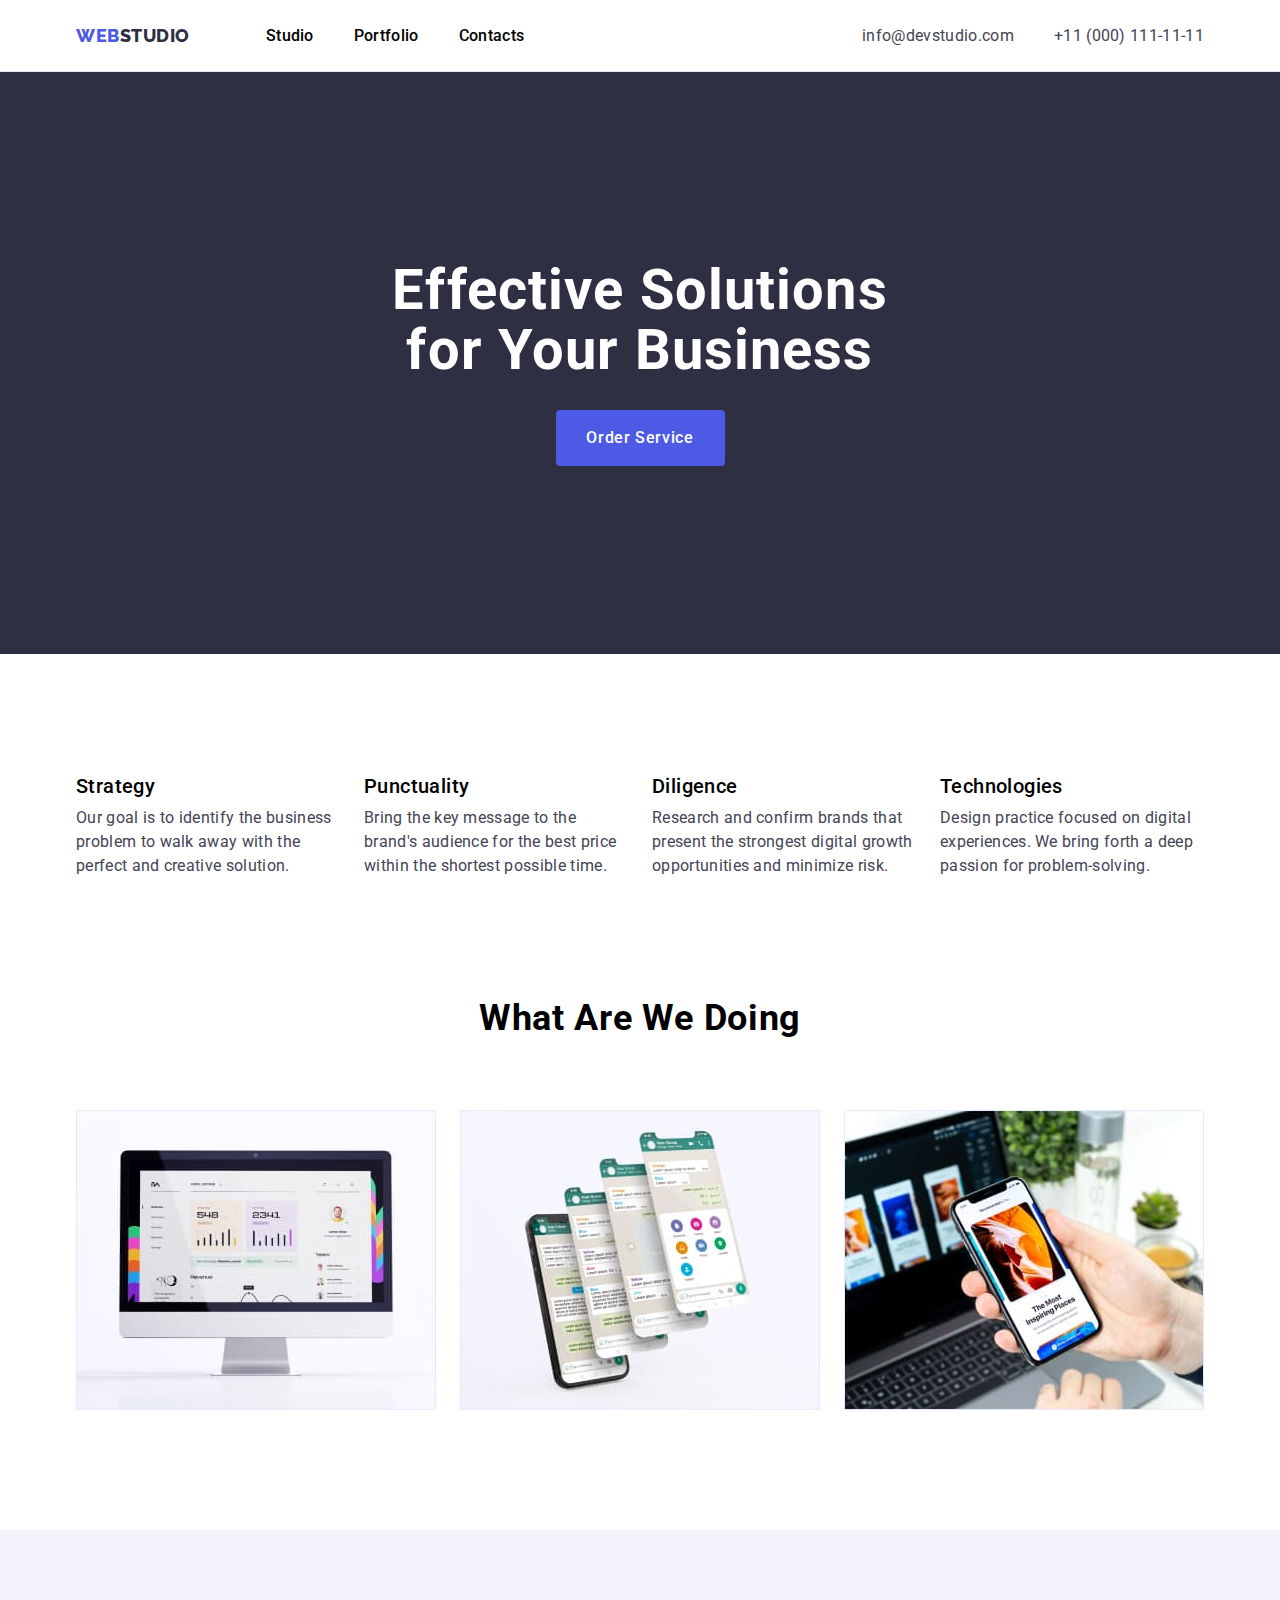
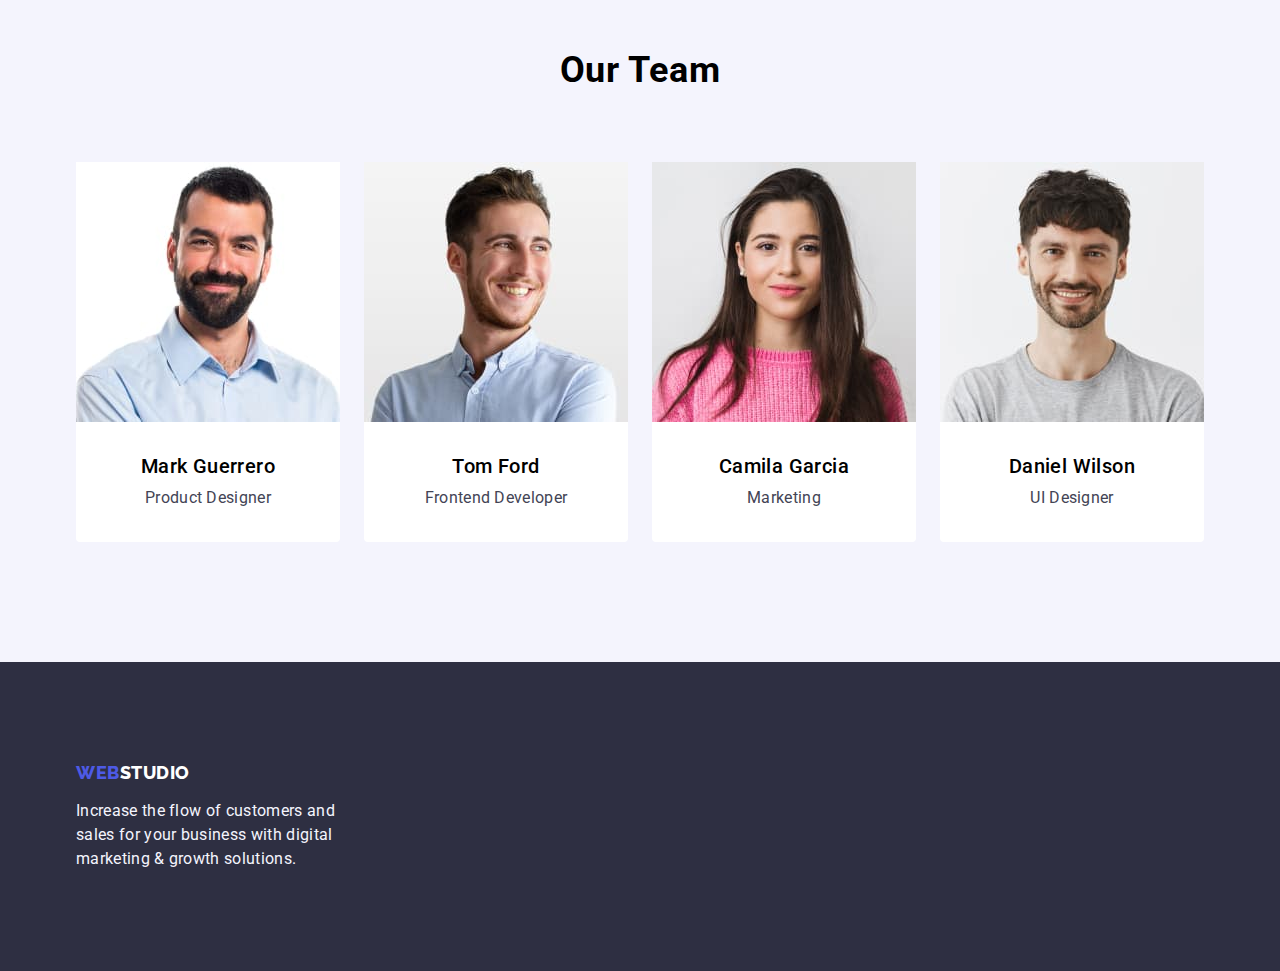
<file: index.html>
<!DOCTYPE html>
<html lang="en">
  <head>
    <meta charset="UTF-8" />
    <meta http-equiv="X-UA-Compatible" content="IE=edge" />
    <meta name="viewport" content="width=device-width, initial-scale=1.0" />
    <title>Studio</title>

    <link
      href="https://fonts.googleapis.com/css2?family=Raleway:wght@800&family=Roboto:wght@400;500;700&display=swap" 
      rel="stylesheet"
    />
    <link
      rel="stylesheet"
      href="https://cdnjs.cloudflare.com/ajax/libs/modern-normalize/1.1.0/modern-normalize.min.css"
    />
    <link rel="stylesheet" href="./css/styles.css" />
  </head>
  <body>
    <header class="page-header">
      <div class="container-header container">
        <nav class="navigation">
          <a href="./index.html" class="site-logo"><span class="logo-part">WEB</span>STUDIO</a>
          <ul class="ul-nav">
            <li><a href="./index.html" class="site-nav">Studio</a></li>
            <li><a href="./portfolio.html" class="site-nav">Portfolio</a></li>
            <li><a href="" class="site-nav">Contacts</a></li>
          </ul>
        </nav>
        <address>
          <ul class="ul-cont">
            <li>
              <a href="mailto:info@devstudio.com" class="contacts">info@devstudio.com</a>
            </li>
            <li>
              <a href="tel:+380961111111" class="contacts">+11 (000) 111-11-11</a>
            </li>
          </ul>
        </address>
      </div>
    </header>
    <main>
      <section class="hero section">
        <div class="container">
          <h1 class="hero-title">Effective Solutions <br> for Your Business</h1>
          <button type="button" class="button">Order Service</button>
        </div>
      </section>
      <section class="features section">
        <div class="container">
          <h2 class="visually-hidden">Features</h2>
          <ul class="features-ul">
            <li class="feat-ul">
              <h3 class="features-title">Strategy</h3>
              <p class="features-text">
                Our goal is to identify the business problem to walk away with the perfect and
                creative solution.
              </p>
            </li>
            <li class="feat-ul">
              <h3 class="features-title">Punctuality</h3>
              <p class="features-text">
                Bring the key message to the brand's audience for the best price within the shortest
                possible time.
              </p>
            </li>
            <li class="feat-ul">
              <h3 class="features-title">Diligence</h3>
              <p class="features-text">
                Research and confirm brands that present the strongest digital growth opportunities
                and minimize risk.
              </p>
            </li>
            <li class="feat-ul">
              <h3 class="features-title">Technologies</h3>
              <p class="features-text">
                Design practice focused on digital experiences. We bring forth a deep passion for
                problem-solving.
              </p>
            </li>
          </ul>
        </div>
      </section>
      <section class="work section">
        <div class="container">
          <h2 class="work-title">What Are We Doing</h2>
          <ul class="works">
            <li class="work-ul">
              <img src="img/i1.jpg" alt="imac" width="360" height="300" />
            </li>
            <li class="work-ul">
              <img src="img/i2.jpg" alt="iphone" width="360" height="300" />
            </li>
            <li class="work-ul">
              <img src="img/i3.jpg" alt="macbook" width="360" height="300" />
            </li>
          </ul>
        </div>
      </section>
      <section class="team section">
        <div class="container">
          <h2 class="team-title">Our Team</h2>
          <ul class="team-participant">
            <li class="team-ul">
              <img src="img/t1.jpg" alt="Mark" width="264" height="260" />
              <div class="team-div">
                <h3 class="team-name">Mark Guerrero</h3>
                <p class="team-post">Product Designer</p>
              </div>
            </li>
            <li class="team-ul">
              <img src="img/t2.jpg" alt="Tom" width="264" height="260" />
              <div class="team-div">
                <h3 class="team-name">Tom Ford</h3>
                <p class="team-post">Frontend Developer</p>
              </div>
            </li>
            <li class="team-ul">
              <img src="img/t3.jpg" alt="Camila" width="264" height="260" />
              <div class="team-div">
                <h3 class="team-name">Camila Garcia</h3>
                <p class="team-post">Marketing</p>
              </div>
            </li>
            <li class="team-ul">
              <img src="img/t4.jpg" alt="Daniel" width="264" height="260" />
              <div class="team-div">
                <h3 class="team-name">Daniel Wilson</h3>
                <p class="team-post">UI Designer</p>
              </div>
            </li>
          </ul>
        </div>
      </section>
    </main>
    <footer class="footer">
      <div class="container">
        <a href="./index.html" class="site-logo"
          ><span class="logo-part">WEB</span><span class="logo-white">STUDIO</span></a
        >

        <p class="footer-text">
          Increase the flow of customers and sales for your business with digital marketing & growth
          solutions.
        </p>
      </div>
    </footer>
  </body>
</html>
</file>
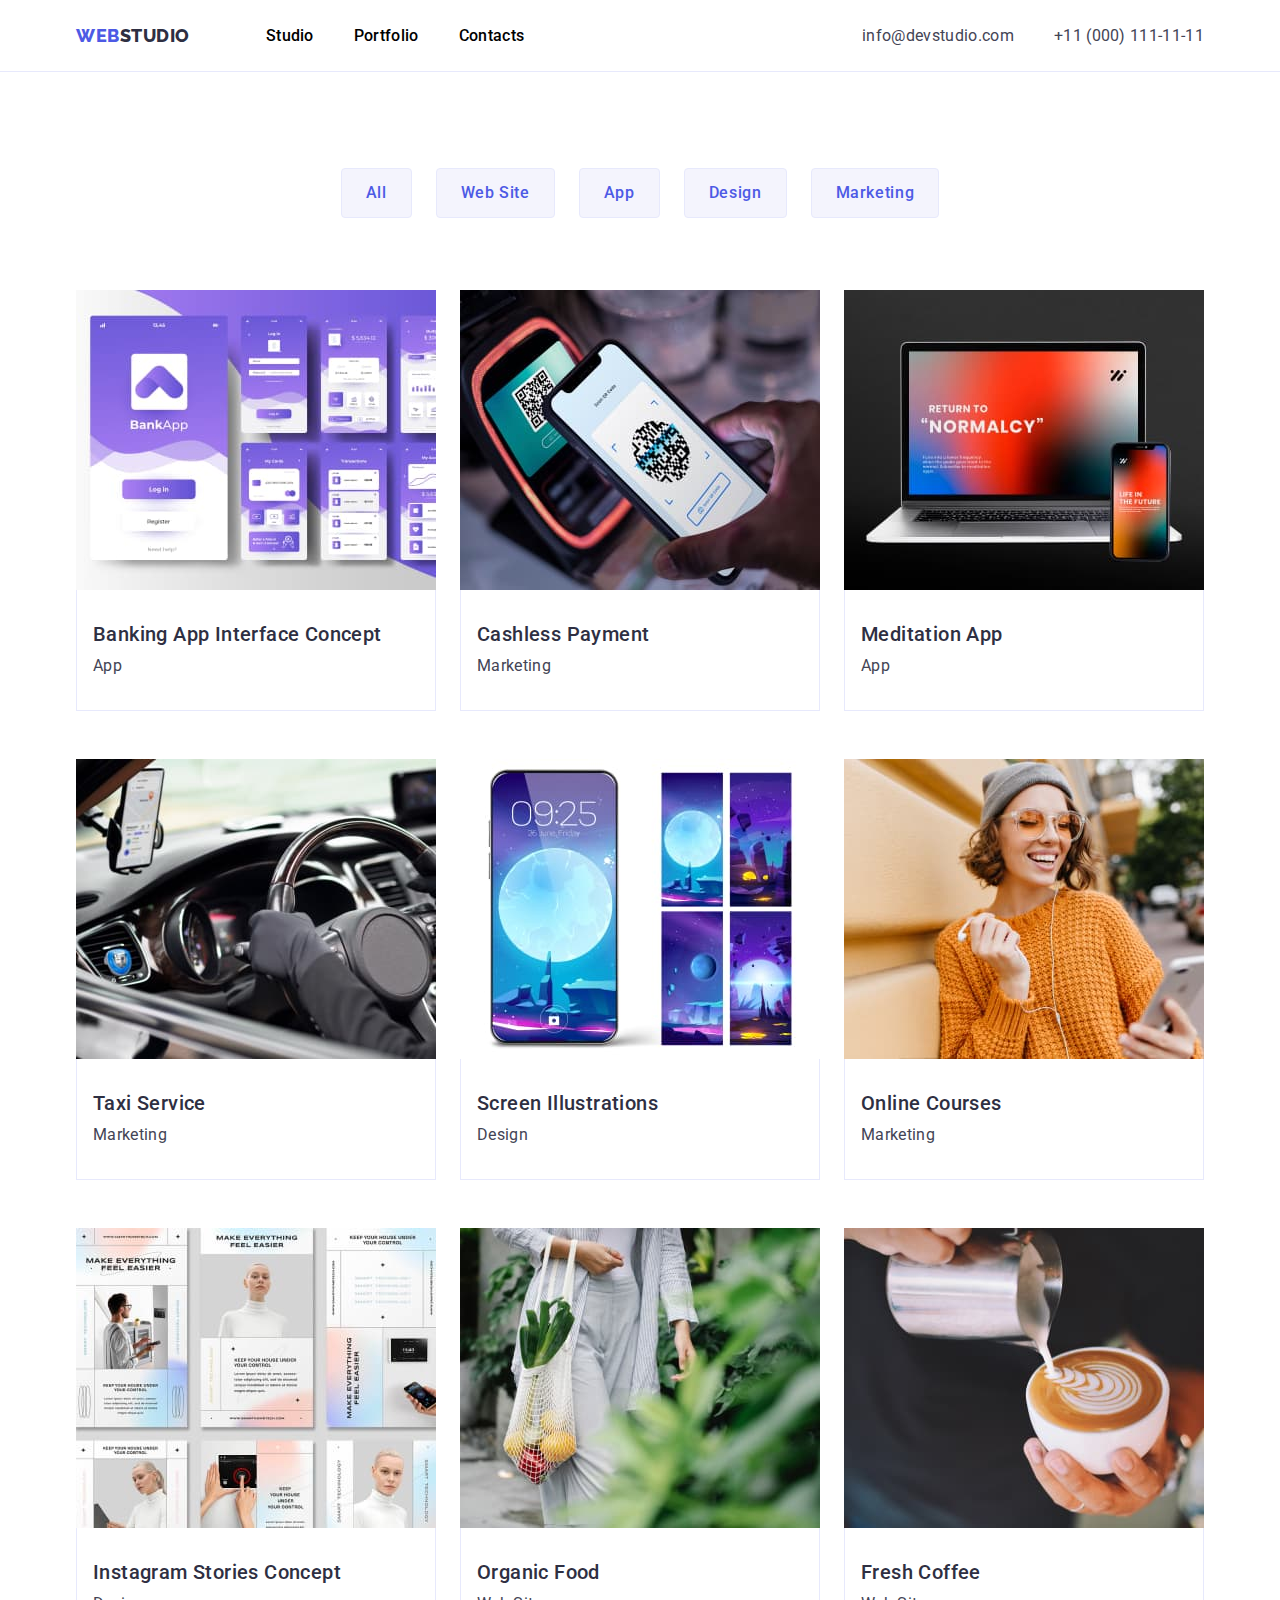
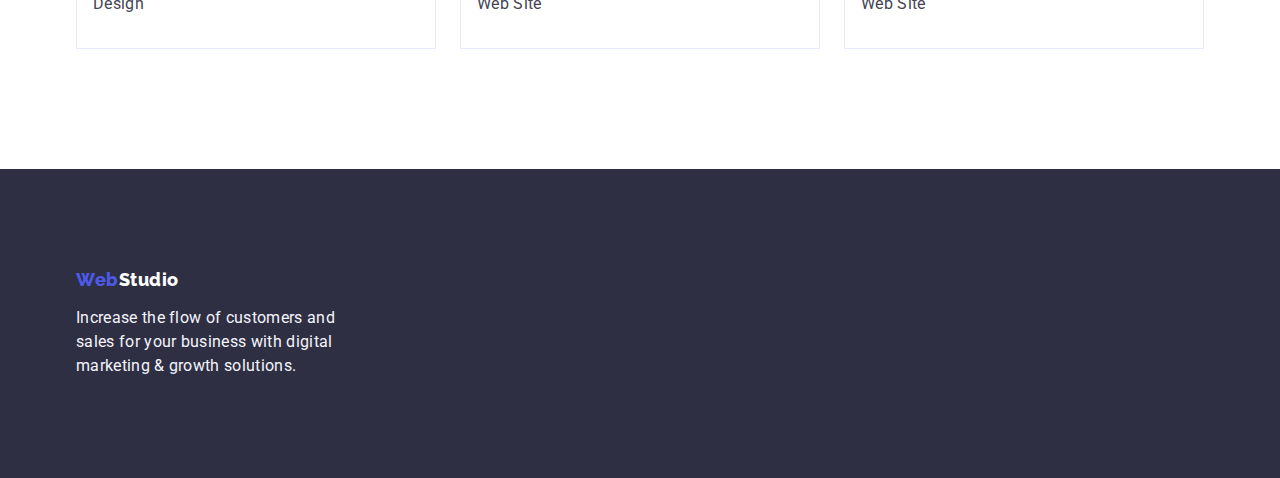
<file: portfolio.html>
<!DOCTYPE html>
<html lang="en">
  <head>
    <meta charset="UTF-8" />
    <meta http-equiv="X-UA-Compatible" content="IE=edge" />
    <meta name="viewport" content="width=device-width, initial-scale=1.0" />
    <title>Portfolio</title>

    <link
    href="https://fonts.googleapis.com/css2?family=Raleway:wght@800&family=Roboto:wght@400;500;700&display=swap" 
    rel="stylesheet"
    />
    <link
      rel="stylesheet"
      href="https://cdnjs.cloudflare.com/ajax/libs/modern-normalize/1.1.0/modern-normalize.min.css"
    />
    <link rel="stylesheet" href="./css/styles.css" />
  </head>
  <body>
    <header class="page-header">
      <div class="container-header container">
        <nav class="navigation">
          <a href="./index.html" class="site-logo"><span class="logo-part">WEB</span>STUDIO</a>
          <ul class="ul-nav">
            <li><a href="./index.html" class="site-nav">Studio</a></li>
            <li><a href="./portfolio.html" class="site-nav">Portfolio</a></li>
            <li><a href="" class="site-nav">Contacts</a></li>
          </ul>
        </nav>
        <address>
        <ul class="ul-cont">
          <li>
            <a href="mailto:info@devstudio.com" class="contacts">info@devstudio.com</a>
          </li>
          <li>
            <a href="tel:+380961111111" class="contacts">+11 (000) 111-11-11</a>
          </li>
        </ul>
      </address>
      </div>
    </header>
    <main>
      <section class="examp">
      <div class="example-buttons container">
        <h1 class="visually-hidden">Buttons</h1>  
        <ul class="portfolio-buttons">
              <li class="item"><button type="button" class="example-button">All</button></li>
              <li class="item"><button type="button" class="example-button">Web Site</button></li>
              <li class="item"><button type="button" class="example-button">App</button></li>
              <li class="item"><button type="button" class="example-button">Design</button></li>
              <li class="item"><button type="button" class="example-button">Marketing</button></li>
          </ul>
          <ul class="portfolio-example">
              <li class="item">
                <a href=""><img src="./img/p1.jpg" alt="Phone App" width="360" height="300" />
                  <div class="box-example">
                    <h2 class="example-title">Banking App Interface Concept</h2>
                  <p class="example-text">App</p>
                  </div></a>
                </li>
              <li class="item">
                <a href=""><img src="./img/p2.jpg" alt="CashlessPayment" width="360" height="300" />
                  <div class="box-example">
                  <h2 class="example-title">Cashless Payment</h2>
                  <p class="example-text">Marketing</p>
                </div>
              </a>
                </li>
              <li class="item">
                <a href=""><img src="./img/p3.jpg" alt="MacBook and Iphone" width="360" height="300" />
                  <div class="box-example">
                  <h2 class="example-title">Meditation App</h2>
                  <p class="example-text">App</p>
                </div>
              </a>
              </li>
              <li class="item">
                <a href=""><img src="./img/p4.jpg" alt="Taxi" width="360" height="300" />
                  <div class="box-example">
                  <h2 class="example-title">Taxi Service</h2>
                  <p class="example-text">Marketing</p>
                </div>
              </a>
              </li>
              <li class="item">
                <a href=""><img src="./img/p5.jpg" alt="Phone Screen Illustrations" width="360" height="300" />
                  <div class="box-example">
                  <h2 class="example-title">Screen Illustrations</h2>
                  <p class="example-text">Design</p>
                </div></a>
              </li>
              <li class="item">
                <a href=""><img src="./img/p6.jpg" alt="Girl in orange" width="360" height="300" />
                  <div class="box-example">
                  <h2 class="example-title">Online Courses</h2>
                  <p class="example-text">Marketing</p>
                </div>
              </a>
              </li>
              <li class="item">
                <a href=""><img src="./img/p7.jpg" alt="Instagram Stories Concept" width="360" height="300" />
                  <div class="box-example">
                  <h2 class="example-title">Instagram Stories Concept</h2>
                  <p class="example-text">Design</p>
                </div></a>
              </li>
              <li class="item">
                <a href=""><img src="./img/p8.jpg" alt="Food" width="360" height="300" />
                  <div class="box-example">
                  <h2 class="example-title">Organic Food</h2>
                  <p class="example-text">Web Site</p>
                </div>
              </a>
              </li>
              <li class="item">
                <a href=""><img src="./img/p9.jpg" alt="Coffee" width="360" height="300" />
                  <div class="box-example">
                  <h2 class="example-title">Fresh Coffee</h2>
                  <p class="example-text">Web Site</p>
                </div>
              </a>
              </li>
            </ul>
          </div>
      </section>
    </main>
    <footer class="footer">
      <div class="container">
        <a href="./index.html" class="site-logo"
        ><span class="logo-part">Web</span><span class="logo-white">Studio</span></a
      >
      
        
          <p class="footer-text" >Increase the flow of customers and sales for your business with digital marketing & growth solutions.</p>
        
       
      </div>
      </footer>
  </body>
</html>
</file>
<file: css/styles.css>
:root {
  --text: #434455;
  --primary-brand: #4D5AE5;
  --pressed-state: #404BBF;
  --white: #ffffff;
  --light: #F4F4FD;
  --dark: #2E2F42;
  --border-color: #E7E9FC;
  --success: #31D0AA;
}
html {
  box-sizing: border-box;
}
*,
*::after,
*::before {
  box-sizing: inherit;
}
img {
  display: block;
  max-width: 100%;
}
body {
  color: var(--title-text-color);
  font-family: Roboto;
}
ul {
  list-style: none;
  padding: 0;
  margin: 0;
}
h3 {
  margin: 0;
}
h2 {
  margin: 0;
}
p {
  margin: 0;
}
header {
  background-color: var(--white);
  display: flex;
  border-bottom: 1px solid var(--border-color);
  height: 72px;
}
.page-header{
  border-bottom: 1px solid #e7e9fc
}
.section {
  padding-top: 94px;
  padding-bottom: 94px;
}
.container-header {
  margin-left: auto;
  margin-right: auto;
  width: 1200px;
  padding-left: 15px;
  padding-right: 15px;
  padding-top: 24px;
  padding-bottom: 25px;
  display: flex;
  align-items: center;
  justify-content: space-between;
}
.navigation {
  display: flex;
  align-items: center;
}
.site-logo {
  color: var(--dark);
  font-family: Raleway;
  font-weight: 800;
  font-size: 18px;
  line-height: 21px;
  letter-spacing: 0.03em;
  text-decoration: none;
  margin-right: 76px;
}
.logo-part {
  color: var(--primary-brand);
}
.site-nav {
  color: var(--title-text-color);
  font-family: Roboto;
  font-weight: 500;
  font-size: 16px;
  line-height: 24px;
  letter-spacing: 0.02em;
  text-decoration: none;
  padding: 24px 0;

}
.site-nav:hover,
.site-nav:focus {
  color: var(--pressed-state);
}
.ul-nav {
  display: flex;
  margin: 0;
  padding: 0;
  margin-left: 0;
  gap: 40px;
}



.ul-cont {
  display: flex;
  margin: 0;
  padding: 0;
  margin-left: auto;
  gap: 40px;
}

.contacts {
  color: var(--text);
  font-weight: 400;
  font-size: 16px;
  line-height: 24px;
  letter-spacing: 0.02em;
  text-decoration: none;
}
.contacts:hover,
.contacts:focus {
  color: var(--pressed-state);
}
address {
  display: flex;
  font-style: normal;
}
main {
  text-align: center;
  
}
.hero {
  background-color: var(--dark);
  text-align: center;
  padding: 188px 0
}
.container {
  width: 1158px;
  padding: 0 15px;
  margin-left: auto;
  margin-right: auto;
}
.hero-title {
  color: var(--white);
  font-weight: 700;
  font-size: 56px;
  line-height: 60px;
  letter-spacing: 0.02em;
  margin: 0 auto 30px;
  max-width: 496px;

}
.button {
  background-color: #4D5AE5;
  cursor: pointer;
  color: var(--white);
  font-weight: 500;
  font-size: 16px;
  line-height: 24px;
  letter-spacing: 0.04em;
  border: 0;
  border-radius: 4px;
  padding: 10px 24px;
  text-align: center;
  display: block;
  min-width: 169px;
  height: 56px;
  margin: 0 auto;
}
.button:hover,
.button:focus {
  background-color: var(--primary-brand);
}

.features {
  padding: 120px 0
}
.visually-hidden {
  position: absolute;
  width: 1px;
  height: 1px;
  margin: -1px;
  border: 0;
  padding: 0;
  white-space: nowrap;
  clip-path: inset(100%);
  clip: rect(0 0 0 0);
  overflow: hidden;
}
.features-title {
  color: var(--title-text-color);
  font-weight: 500;
  font-size: 20px;
  line-height: 24px;
  letter-spacing: 0.02em;
  text-align: left;
  margin-bottom: 8px;
}
.features-ul {
  display: flex;
  padding: 0;
  margin: 0;
  gap: 24px;
}
.features .feat-ul {
width: calc((100% - 72px) / 4);
}

  
.features-text {
  color: var(--text);
  font-weight: 400;
  font-size: 16px;
  line-height: 24px;
  letter-spacing: 0.02em;
  text-align: left;
}
.work {
  margin: 0;
  padding-top: 0;
  padding-bottom: 120px;
}
.work-title {
  font-weight: 700;
  font-size: 36px;
  line-height: 40px;
  text-align: center;
  letter-spacing: 0.02em;
  margin-bottom: 72px;
  margin-top: 0;
}
.works {
  display: flex;
  padding: 0;
  margin: 0;
  gap: 24px;
}
.works .work-ul {
  width: calc((100% - 48px) / 3);
}
.team {
  background-color: var(--light);
  padding: 120px 0; 
}
.team-title {
  font-weight: 700;
  font-size: 36px;
  line-height: 40px;
  text-align: center;
  letter-spacing: 0.02em;
  margin-top: 0;
  margin-bottom: 72px;
  
}
.team-participant {
  margin: auto;
  display: flex;
  padding: 0;
  gap: 24px;
}

.team-div {
  padding: 32px 16px;
}
.team-ul {
  border-bottom-left-radius: 4px;
  border-bottom-right-radius: 4px;
  background-color: var(--white);
  width: calc((100% - 72px) / 4);
  }
.team-name {
  font-weight: 500;
  font-size: 20px;
  line-height: 24px;
  letter-spacing: 0.02em;
  margin-bottom: 8px;
}
.team-post {
  color: var(--text);
  font-size: 16px;
  line-height: 24px;
  letter-spacing: 0.02em;
  margin: 0;
}
footer {
  background-color: var(--dark);
  align-items: flex-start;
  padding: 100px 0;
}
footer .site-logo {
  margin-bottom: 16px;
  display: inline-block;
  margin-right: 0;
}
.logo-white {
  color: var(--white);
}
.container-address {
  margin-top: 28px;
}
.footer-text {
  max-width: 264px;
  color: var(--light);
  font-size: 16px;
  line-height: 24px;
  letter-spacing: 0.02em;
}
.footer-item {
  margin-top: 12px;
  font-style: normal;
}



/* portfolio */



.examp {
padding-top: 96px;
  padding-bottom: 120px;
}
.example-button {
  font-weight: 500;
  font-size: 16px;
  line-height: 24px;
  letter-spacing: 0.04em;
  border: 0;
  cursor: pointer;
}
.portfolio-buttons .item button:hover,
.portfolio-buttons .item button:focus {
  background-color: var(----pressed-state);
  color: var(--white);
}
.portfolio-buttons .item button {
  background-color: var(--light);

}
.portfolio-buttons .item button:hover,
.portfolio-buttons .item button:focus {
  background-color: var(--pressed-state);
  color: var(--white);
  border-radius: 4px;
  border: 1px solid transparent;
}
.portfolio-buttons .item button {
  padding: 12px 24px;
  color: var(--primary-brand);
  background-color: var(--light);
  border: 0;
  border-radius: 4px;
  border: 1px solid var(--border-color);
}
.example-title {
  color: var(--dark);
  font-weight: 500;
  font-size: 20px;
  line-height: 24px;
  letter-spacing: 0.02em;
  margin-bottom: 8px;
}
.example-text {
  color: var(--text);
  font-weight: 400;
  font-size: 16px;
  line-height: 24px;
  letter-spacing: 0.02em;
}
.box-example {
  border: 1px solid var(--border-color);
  border-top: 0;
  width: 100%;
  display: flex;
  flex-wrap: wrap;
  padding: 32px 16px;
}
.box-example p, .box-example h2  {
width: 100%;
font-family: Roboto;
}
.portfolio-buttons {
  display: flex;
  justify-content: center;
  gap: 24px;
  margin-bottom: 72px
}
.portfolio-example {
  display: flex;
  flex-wrap: wrap;
  justify-content: center;
  column-gap: 24px;
  row-gap: 48px;
}
.portfolio-example .item {
  display: flex;
  flex-wrap: wrap;
text-align: left;
width: calc((100% - 48px) / 3);
}
.portfolio-example .item a{
  text-decoration: none;
}
</file>
